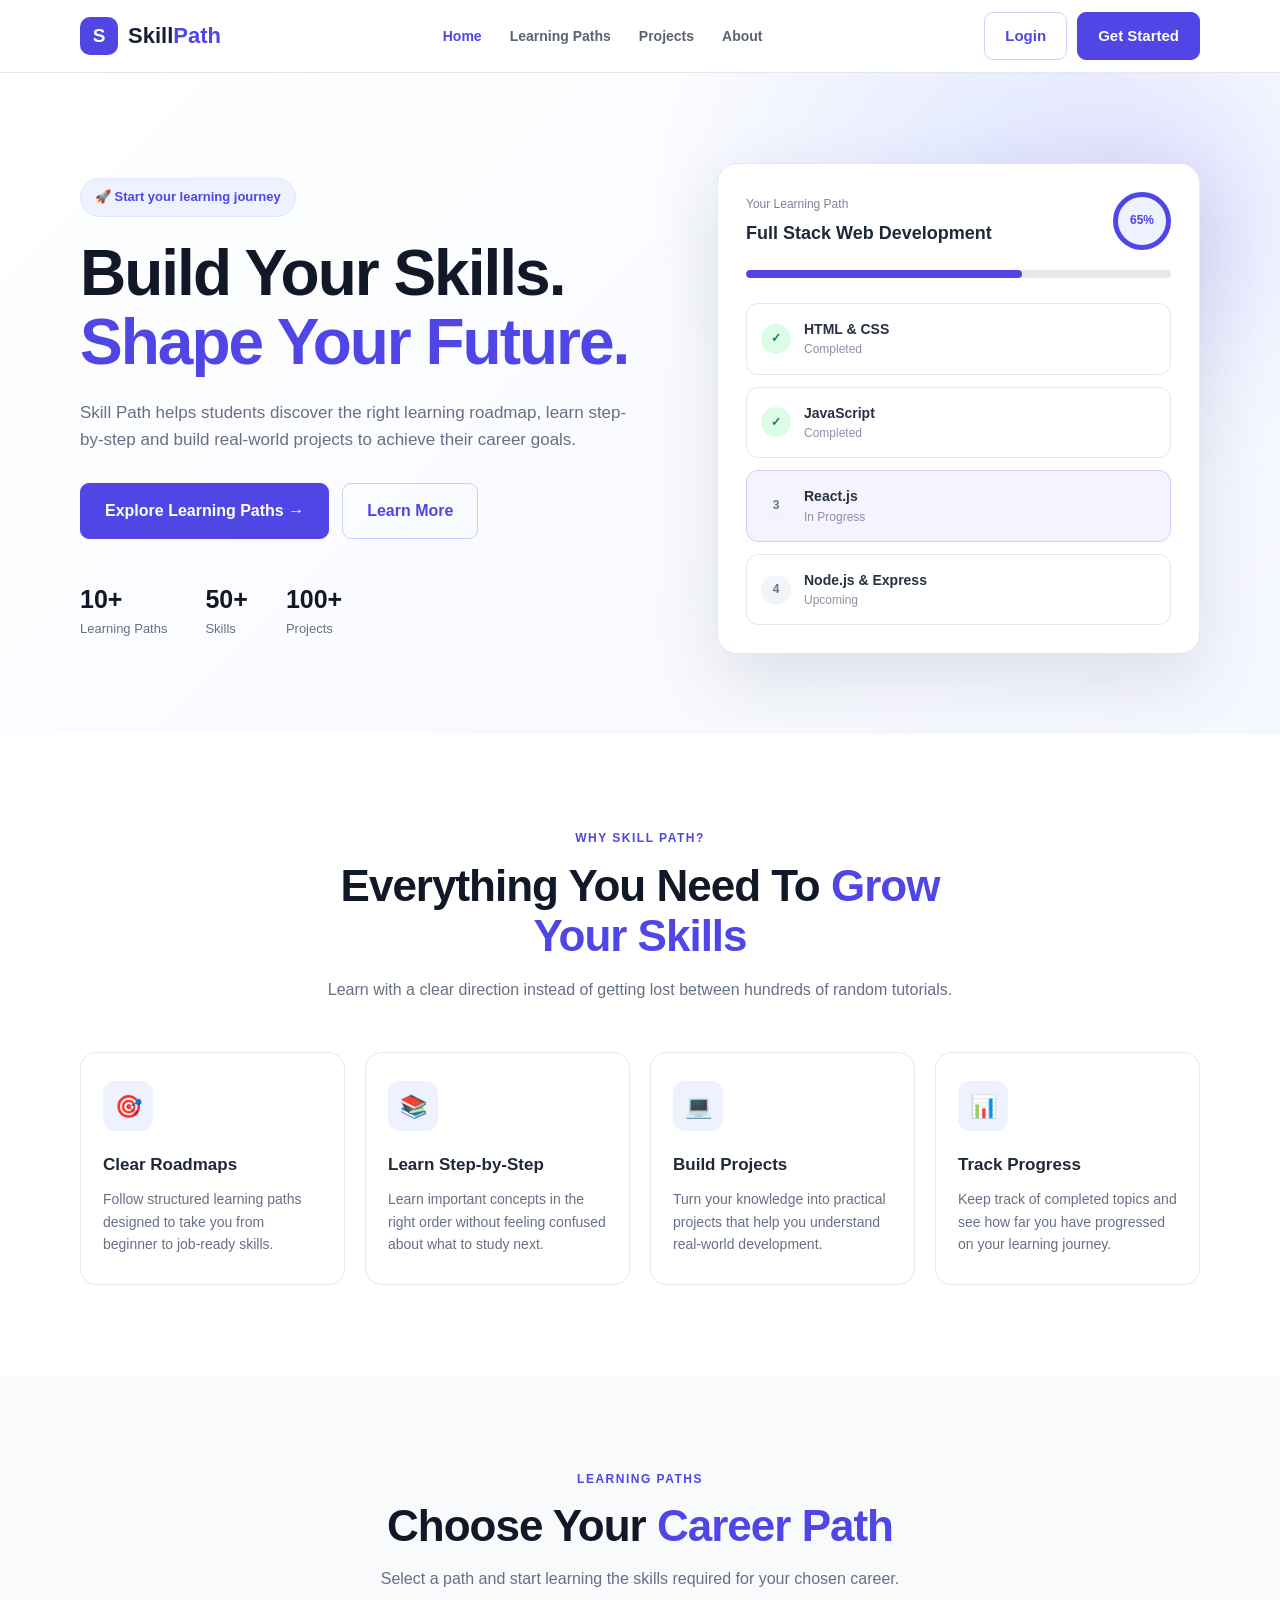
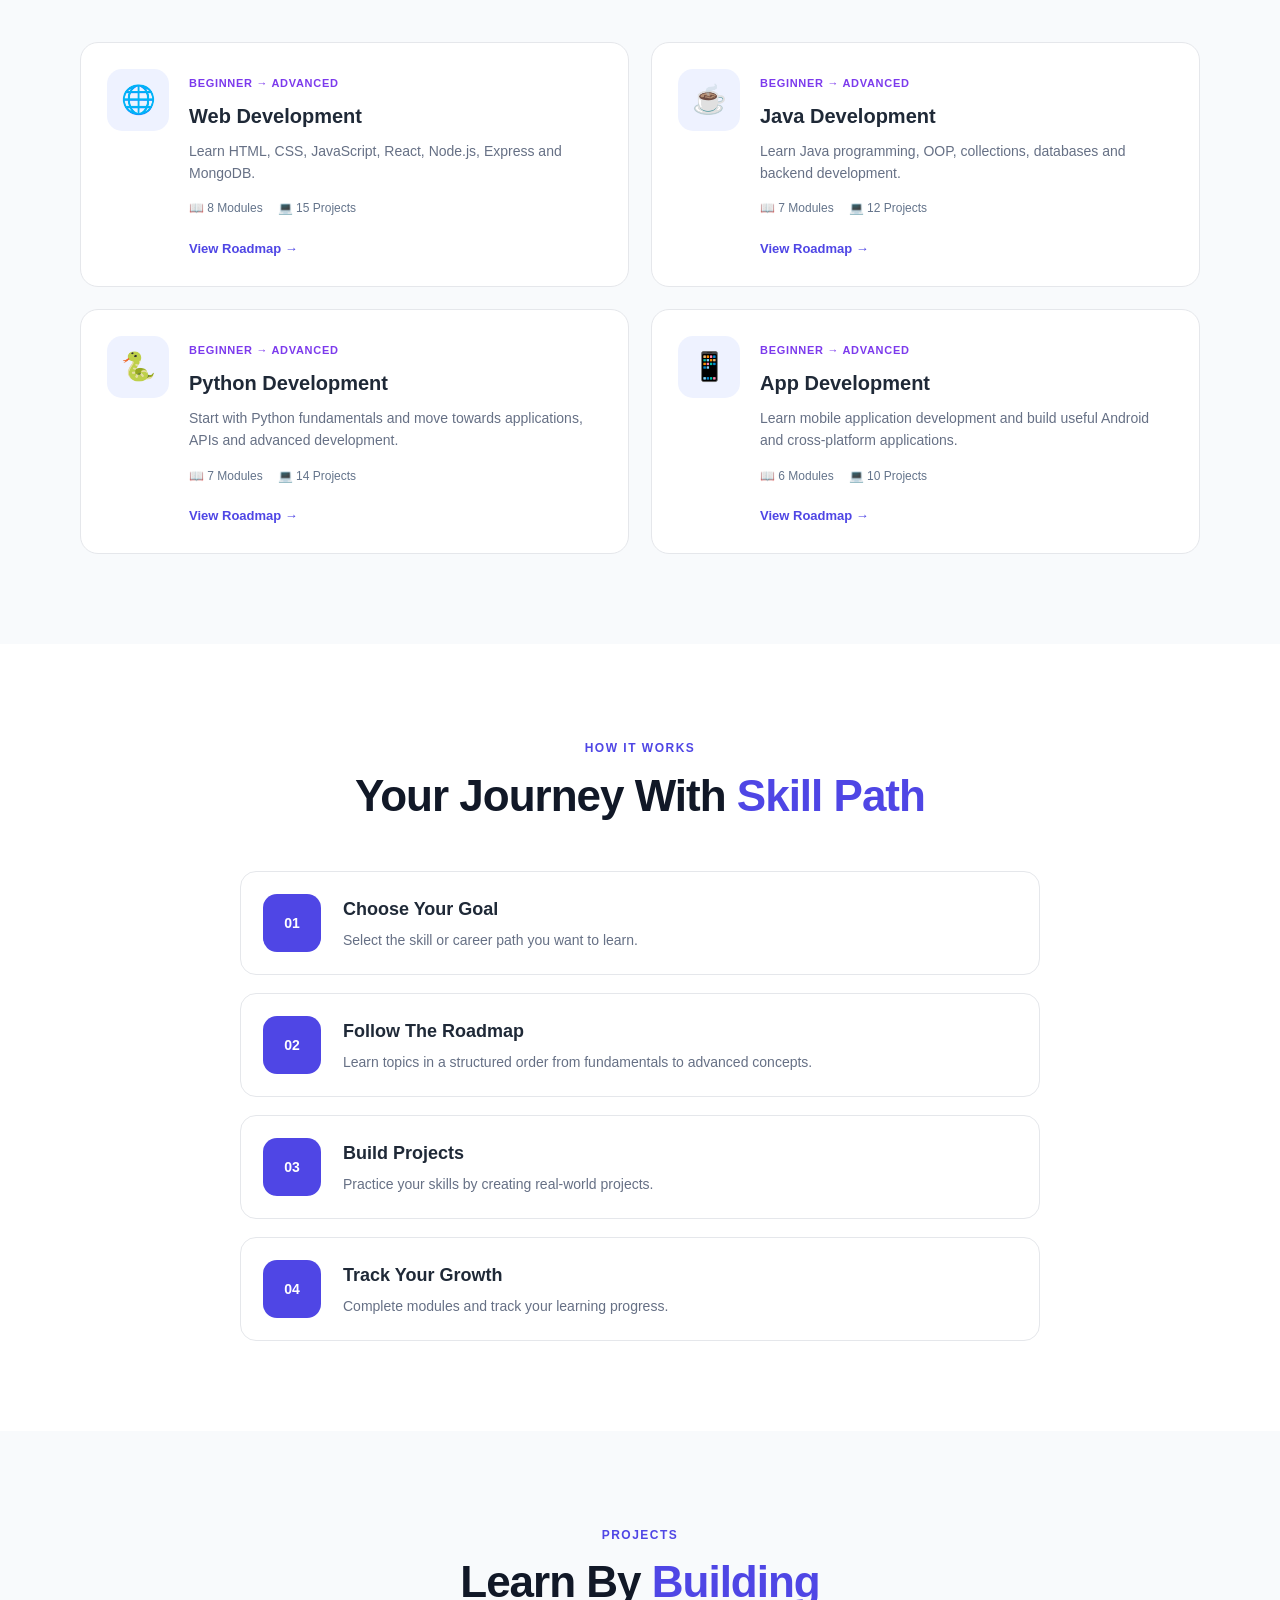
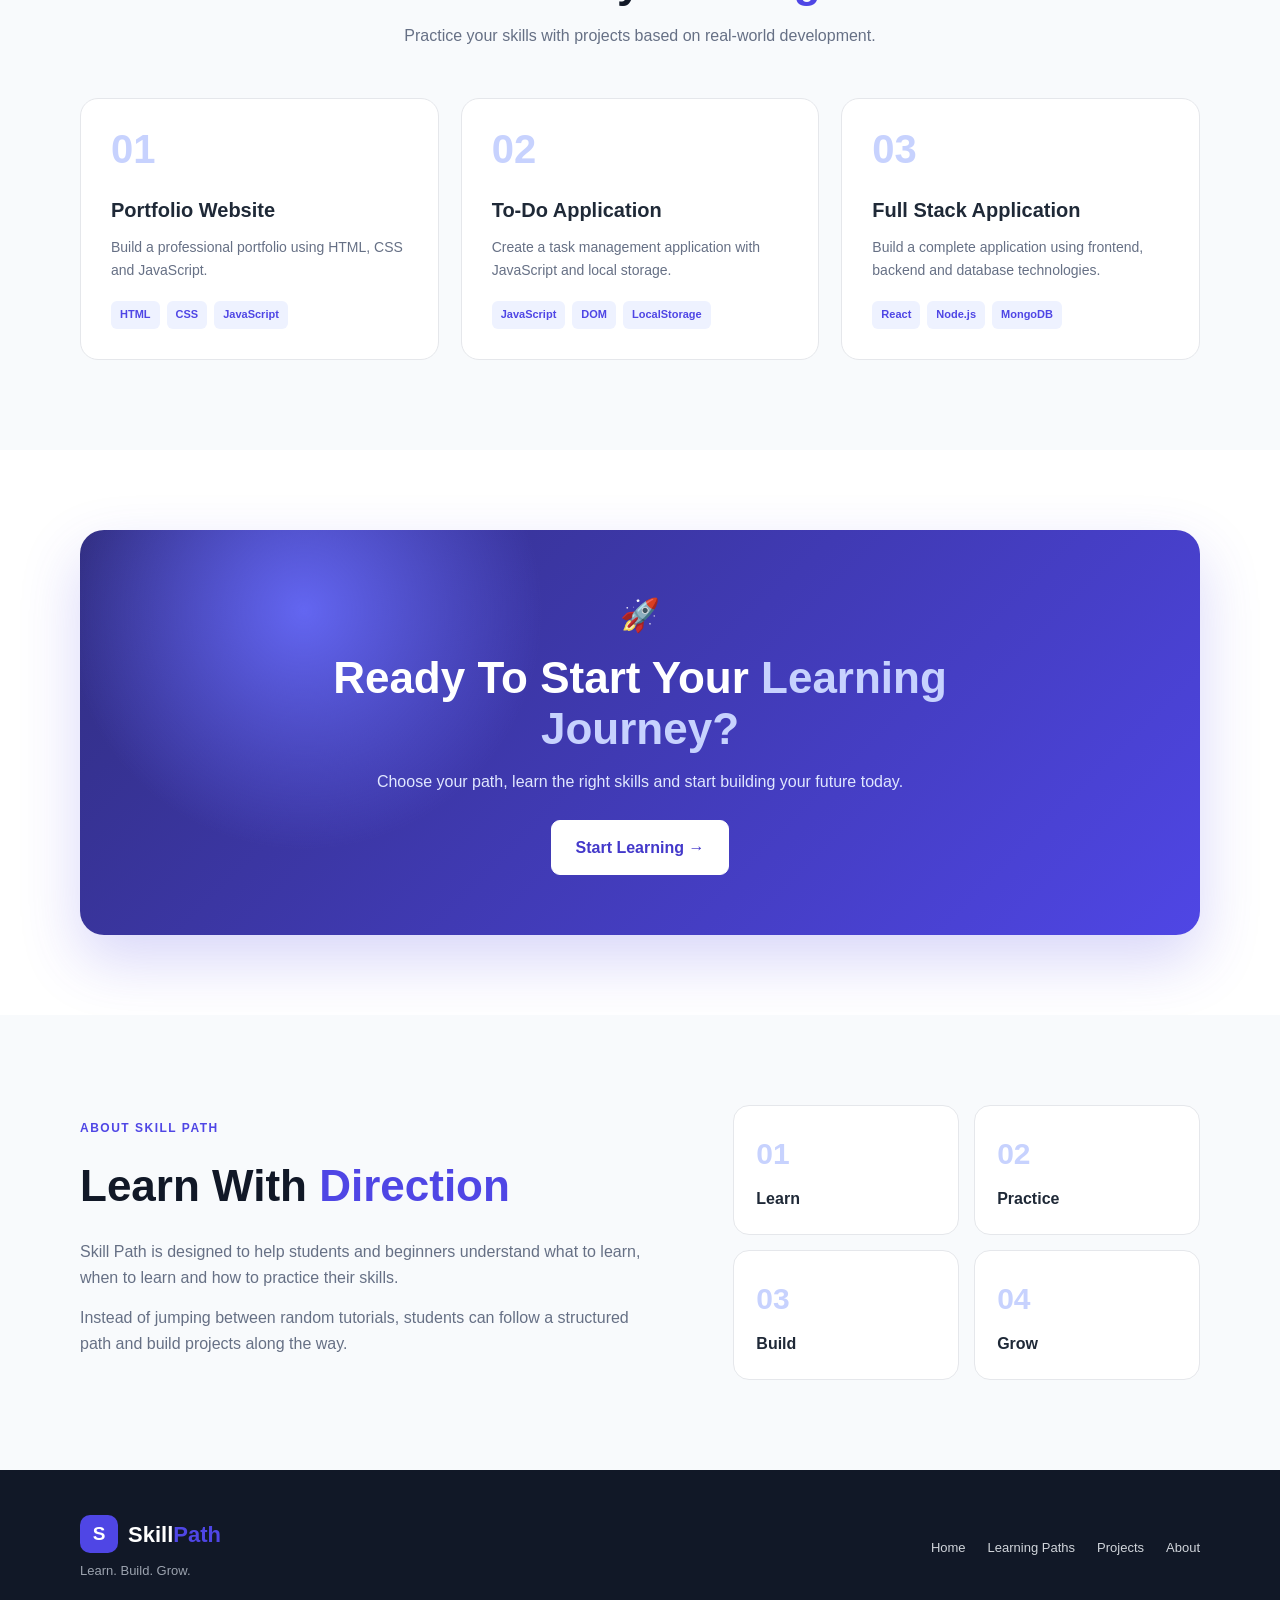
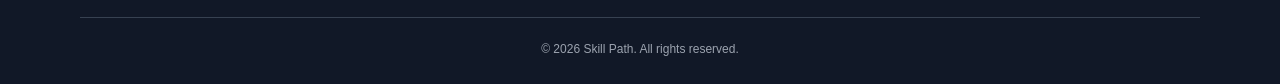
<file: frontend/index.html>
<!DOCTYPE html>
<html lang="en">
<head>
    <meta charset="UTF-8">
    <meta name="viewport" content="width=device-width, initial-scale=1.0">

    <meta name="description"
        content="Skill Path - Build your skills, follow your learning roadmap and track your progress.">

    <title>Skill Path | Learn. Build. Grow.</title>

    <!-- Main CSS -->
    <link rel="stylesheet" href="style.css">
</head>

<body>

    <!-- =========================
         NAVBAR
    ========================== -->
    <header class="navbar">
        <div class="container nav-container">

            <a href="#home" class="logo">
                <span class="logo-icon">S</span>
                <span>Skill<span>Path</span></span>
            </a>

            <nav class="nav-menu">
                <a href="#home" class="nav-link active">Home</a>
                <a href="#paths" class="nav-link">Learning Paths</a>
                <a href="#projects" class="nav-link">Projects</a>
                <a href="#about" class="nav-link">About</a>
            </nav>

            <div class="nav-buttons">
                <a href="login.html" class="btn btn-outline">Login</a>
                <a href="signup.html" class="btn btn-primary">Get Started</a>
            </div>

        </div>
    </header>


    <main>

        <!-- =========================
             HERO SECTION
        ========================== -->
        <section id="home" class="hero">

            <div class="container hero-container">

                <div class="hero-content">

                    <div class="hero-badge">
                        🚀 Start your learning journey
                    </div>

                    <h1>
                        Build Your Skills.
                        <span>Shape Your Future.</span>
                    </h1>

                    <p class="hero-description">
                        Skill Path helps students discover the right learning
                        roadmap, learn step-by-step and build real-world
                        projects to achieve their career goals.
                    </p>

                    <div class="hero-buttons">
                        <a href="#paths" class="btn btn-primary btn-large">
                            Explore Learning Paths →
                        </a>

                        <a href="#about" class="btn btn-outline btn-large">
                            Learn More
                        </a>
                    </div>

                    <div class="hero-stats">

                        <div class="stat">
                            <strong>10+</strong>
                            <span>Learning Paths</span>
                        </div>

                        <div class="stat">
                            <strong>50+</strong>
                            <span>Skills</span>
                        </div>

                        <div class="stat">
                            <strong>100+</strong>
                            <span>Projects</span>
                        </div>

                    </div>

                </div>


                <!-- Hero Learning Card -->
                <div class="hero-card-wrapper">

                    <div class="hero-card">

                        <div class="card-top">
                            <div>
                                <span class="small-label">Your Learning Path</span>
                                <h3>Full Stack Web Development</h3>
                            </div>

                            <div class="progress-circle">
                                65%
                            </div>
                        </div>

                        <div class="progress-bar">
                            <div class="progress-fill"></div>
                        </div>

                        <div class="learning-list">

                            <div class="learning-item completed">
                                <span class="check">✓</span>
                                <div>
                                    <strong>HTML & CSS</strong>
                                    <small>Completed</small>
                                </div>
                            </div>

                            <div class="learning-item completed">
                                <span class="check">✓</span>
                                <div>
                                    <strong>JavaScript</strong>
                                    <small>Completed</small>
                                </div>
                            </div>

                            <div class="learning-item current">
                                <span class="number">3</span>
                                <div>
                                    <strong>React.js</strong>
                                    <small>In Progress</small>
                                </div>
                            </div>

                            <div class="learning-item">
                                <span class="number">4</span>
                                <div>
                                    <strong>Node.js & Express</strong>
                                    <small>Upcoming</small>
                                </div>
                            </div>

                        </div>

                    </div>

                </div>

            </div>

        </section>


        <!-- =========================
             FEATURES SECTION
        ========================== -->
        <section class="features">

            <div class="container">

                <div class="section-heading">
                    <span class="section-label">WHY SKILL PATH?</span>

                    <h2>
                        Everything You Need To
                        <span>Grow Your Skills</span>
                    </h2>

                    <p>
                        Learn with a clear direction instead of getting lost
                        between hundreds of random tutorials.
                    </p>
                </div>


                <div class="feature-grid">

                    <article class="feature-card">
                        <div class="feature-icon">🎯</div>

                        <h3>Clear Roadmaps</h3>

                        <p>
                            Follow structured learning paths designed to take
                            you from beginner to job-ready skills.
                        </p>
                    </article>


                    <article class="feature-card">
                        <div class="feature-icon">📚</div>

                        <h3>Learn Step-by-Step</h3>

                        <p>
                            Learn important concepts in the right order without
                            feeling confused about what to study next.
                        </p>
                    </article>


                    <article class="feature-card">
                        <div class="feature-icon">💻</div>

                        <h3>Build Projects</h3>

                        <p>
                            Turn your knowledge into practical projects that
                            help you understand real-world development.
                        </p>
                    </article>


                    <article class="feature-card">
                        <div class="feature-icon">📊</div>

                        <h3>Track Progress</h3>

                        <p>
                            Keep track of completed topics and see how far you
                            have progressed on your learning journey.
                        </p>
                    </article>

                </div>

            </div>

        </section>


        <!-- =========================
             LEARNING PATHS SECTION
        ========================== -->
        <section id="paths" class="paths-section">

            <div class="container">

                <div class="section-heading">

                    <span class="section-label">LEARNING PATHS</span>

                    <h2>
                        Choose Your
                        <span>Career Path</span>
                    </h2>

                    <p>
                        Select a path and start learning the skills required
                        for your chosen career.
                    </p>

                </div>


                <div class="path-grid">

                    <!-- Web Development -->
                    <article class="path-card">

                        <div class="path-icon">🌐</div>

                        <div class="path-content">

                            <span class="path-level">Beginner → Advanced</span>

                            <h3>Web Development</h3>

                            <p>
                                Learn HTML, CSS, JavaScript, React, Node.js,
                                Express and MongoDB.
                            </p>

                            <div class="path-info">
                                <span>📖 8 Modules</span>
                                <span>💻 15 Projects</span>
                            </div>

                            <a href="#" class="path-link">
                                View Roadmap →
                            </a>

                        </div>

                    </article>


                    <!-- Java Development -->
                    <article class="path-card">

                        <div class="path-icon">☕</div>

                        <div class="path-content">

                            <span class="path-level">Beginner → Advanced</span>

                            <h3>Java Development</h3>

                            <p>
                                Learn Java programming, OOP, collections,
                                databases and backend development.
                            </p>

                            <div class="path-info">
                                <span>📖 7 Modules</span>
                                <span>💻 12 Projects</span>
                            </div>

                            <a href="#" class="path-link">
                                View Roadmap →
                            </a>

                        </div>

                    </article>


                    <!-- Python -->
                    <article class="path-card">

                        <div class="path-icon">🐍</div>

                        <div class="path-content">

                            <span class="path-level">Beginner → Advanced</span>

                            <h3>Python Development</h3>

                            <p>
                                Start with Python fundamentals and move towards
                                applications, APIs and advanced development.
                            </p>

                            <div class="path-info">
                                <span>📖 7 Modules</span>
                                <span>💻 14 Projects</span>
                            </div>

                            <a href="#" class="path-link">
                                View Roadmap →
                            </a>

                        </div>

                    </article>


                    <!-- App Development -->
                    <article class="path-card">

                        <div class="path-icon">📱</div>

                        <div class="path-content">

                            <span class="path-level">Beginner → Advanced</span>

                            <h3>App Development</h3>

                            <p>
                                Learn mobile application development and build
                                useful Android and cross-platform applications.
                            </p>

                            <div class="path-info">
                                <span>📖 6 Modules</span>
                                <span>💻 10 Projects</span>
                            </div>

                            <a href="#" class="path-link">
                                View Roadmap →
                            </a>

                        </div>

                    </article>

                </div>

            </div>

        </section>


        <!-- =========================
             ROADMAP SECTION
        ========================== -->
        <section class="roadmap-section">

            <div class="container">

                <div class="section-heading">

                    <span class="section-label">HOW IT WORKS</span>

                    <h2>
                        Your Journey With
                        <span>Skill Path</span>
                    </h2>

                </div>


                <div class="roadmap">

                    <div class="roadmap-step">

                        <div class="step-number">01</div>

                        <div class="step-content">
                            <h3>Choose Your Goal</h3>
                            <p>
                                Select the skill or career path you want to
                                learn.
                            </p>
                        </div>

                    </div>


                    <div class="roadmap-step">

                        <div class="step-number">02</div>

                        <div class="step-content">
                            <h3>Follow The Roadmap</h3>
                            <p>
                                Learn topics in a structured order from
                                fundamentals to advanced concepts.
                            </p>
                        </div>

                    </div>


                    <div class="roadmap-step">

                        <div class="step-number">03</div>

                        <div class="step-content">
                            <h3>Build Projects</h3>
                            <p>
                                Practice your skills by creating real-world
                                projects.
                            </p>
                        </div>

                    </div>


                    <div class="roadmap-step">

                        <div class="step-number">04</div>

                        <div class="step-content">
                            <h3>Track Your Growth</h3>
                            <p>
                                Complete modules and track your learning
                                progress.
                            </p>
                        </div>

                    </div>

                </div>

            </div>

        </section>


        <!-- =========================
             PROJECTS SECTION
        ========================== -->
        <section id="projects" class="projects-section">

            <div class="container">

                <div class="section-heading">

                    <span class="section-label">PROJECTS</span>

                    <h2>
                        Learn By
                        <span>Building</span>
                    </h2>

                    <p>
                        Practice your skills with projects based on real-world
                        development.
                    </p>

                </div>


                <div class="project-grid">

                    <article class="project-card">

                        <div class="project-number">01</div>

                        <h3>Portfolio Website</h3>

                        <p>
                            Build a professional portfolio using HTML, CSS and
                            JavaScript.
                        </p>

                        <div class="project-tags">
                            <span>HTML</span>
                            <span>CSS</span>
                            <span>JavaScript</span>
                        </div>

                    </article>


                    <article class="project-card">

                        <div class="project-number">02</div>

                        <h3>To-Do Application</h3>

                        <p>
                            Create a task management application with
                            JavaScript and local storage.
                        </p>

                        <div class="project-tags">
                            <span>JavaScript</span>
                            <span>DOM</span>
                            <span>LocalStorage</span>
                        </div>

                    </article>


                    <article class="project-card">

                        <div class="project-number">03</div>

                        <h3>Full Stack Application</h3>

                        <p>
                            Build a complete application using frontend,
                            backend and database technologies.
                        </p>

                        <div class="project-tags">
                            <span>React</span>
                            <span>Node.js</span>
                            <span>MongoDB</span>
                        </div>

                    </article>

                </div>

            </div>

        </section>


        <!-- =========================
             CTA SECTION
        ========================== -->
        <section class="cta-section">

            <div class="container">

                <div class="cta-box">

                    <span class="cta-icon">🚀</span>

                    <h2>
                        Ready To Start Your
                        <span>Learning Journey?</span>
                    </h2>

                    <p>
                        Choose your path, learn the right skills and start
                        building your future today.
                    </p>

                    <a href="#paths" class="btn btn-primary btn-large">
                        Start Learning →
                    </a>

                </div>

            </div>

        </section>


        <!-- =========================
             ABOUT SECTION
        ========================== -->
        <section id="about" class="about-section">

            <div class="container about-container">

                <div class="about-content">

                    <span class="section-label">ABOUT SKILL PATH</span>

                    <h2>
                        Learn With
                        <span>Direction</span>
                    </h2>

                    <p>
                        Skill Path is designed to help students and beginners
                        understand what to learn, when to learn and how to
                        practice their skills.
                    </p>

                    <p>
                        Instead of jumping between random tutorials, students
                        can follow a structured path and build projects along
                        the way.
                    </p>

                </div>

                <div class="about-highlight">

                    <div class="highlight-item">
                        <strong>01</strong>
                        <span>Learn</span>
                    </div>

                    <div class="highlight-item">
                        <strong>02</strong>
                        <span>Practice</span>
                    </div>

                    <div class="highlight-item">
                        <strong>03</strong>
                        <span>Build</span>
                    </div>

                    <div class="highlight-item">
                        <strong>04</strong>
                        <span>Grow</span>
                    </div>

                </div>

            </div>

        </section>

    </main>


    <!-- =========================
         FOOTER
    ========================== -->
    <footer class="footer">

        <div class="container footer-container">

            <div class="footer-brand">

                <a href="#home" class="logo">
                    <span class="logo-icon">S</span>
                    <span>Skill<span>Path</span></span>
                </a>

                <p>
                    Learn. Build. Grow.
                </p>

            </div>


            <div class="footer-links">

                <a href="#home">Home</a>
                <a href="#paths">Learning Paths</a>
                <a href="#projects">Projects</a>
                <a href="#about">About</a>

            </div>


            <div class="footer-bottom">

                <p>
                    © 2026 Skill Path. All rights reserved.
                </p>

            </div>

        </div>

    </footer>


    <!-- Main JavaScript -->
    <script src="script.js"></script>

</body>
</html>
</file>
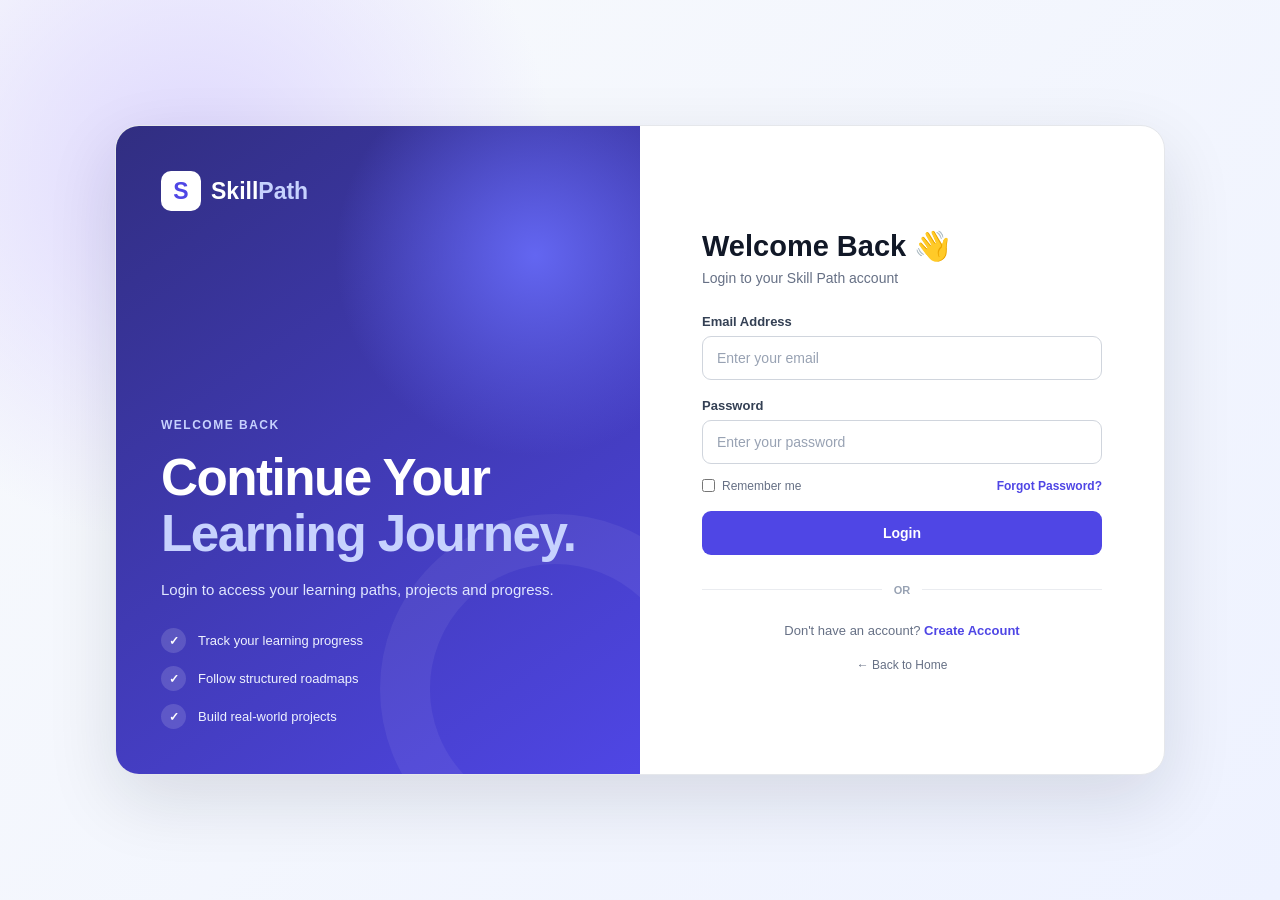
<file: frontend/login.html>
<!DOCTYPE html>
<html lang="en">
<head>
    <meta charset="UTF-8">
    <meta name="viewport" content="width=device-width, initial-scale=1.0">

    <meta name="description"
        content="Login to your Skill Path account.">

    <title>Login | Skill Path</title>

    <link rel="stylesheet" href="auth.css">
</head>

<body>

    <main class="auth-page">

        <div class="auth-container">

            <!-- Left Side -->
            <section class="auth-info">

                <a href="index.html" class="auth-logo">
                    <span class="logo-icon">S</span>
                    <span>Skill<span>Path</span></span>
                </a>

                <div class="auth-info-content">

                    <span class="auth-label">
                        WELCOME BACK
                    </span>

                    <h1>
                        Continue Your
                        <span>Learning Journey.</span>
                    </h1>

                    <p>
                        Login to access your learning paths,
                        projects and progress.
                    </p>

                    <div class="auth-points">

                        <div class="auth-point">
                            <span>✓</span>
                            <p>Track your learning progress</p>
                        </div>

                        <div class="auth-point">
                            <span>✓</span>
                            <p>Follow structured roadmaps</p>
                        </div>

                        <div class="auth-point">
                            <span>✓</span>
                            <p>Build real-world projects</p>
                        </div>

                    </div>

                </div>

            </section>


            <!-- Right Side -->
            <section class="auth-form-section">

                <div class="auth-form-box">

                    <div class="form-heading">

                        <h2>Welcome Back 👋</h2>

                        <p>
                            Login to your Skill Path account
                        </p>

                    </div>


                    <form id="loginForm">

                        <div class="form-group">

                            <label for="email">
                                Email Address
                            </label>

                            <input
                                type="email"
                                id="email"
                                name="email"
                                placeholder="Enter your email"
                                required
                            >

                        </div>


                        <div class="form-group">

                            <label for="password">
                                Password
                            </label>

                            <input
                                type="password"
                                id="password"
                                name="password"
                                placeholder="Enter your password"
                                required
                            >

                        </div>


                        <div class="form-options">

                            <label class="remember-me">
                                <input
                                    type="checkbox"
                                    id="remember"
                                >
                                Remember me
                            </label>

                            <a href="#" id="forgotPassword">
                                Forgot Password?
                            </a>

                        </div>


                        <button
                            type="submit"
                            class="auth-button"
                        >
                            Login
                        </button>

                    </form>


                    <div class="auth-divider">
                        <span>OR</span>
                    </div>


                    <p class="switch-auth">

                        Don't have an account?

                        <a href="signup.html">
                            Create Account
                        </a>

                    </p>


                    <a
                        href="index.html"
                        class="back-home"
                    >
                        ← Back to Home
                    </a>

                </div>

            </section>

        </div>

    </main>


    <script>

        const loginForm =
            document.getElementById("loginForm");

        loginForm.addEventListener("submit", function(event) {

            event.preventDefault();

            const email =
                document.getElementById("email").value;

            const password =
                document.getElementById("password").value;

            if (!email || !password) {
                alert("Please fill all fields.");
                return;
            }

            alert(
                "Login system will be connected to the backend soon."
            );

        });


        const forgotPassword =
            document.getElementById("forgotPassword");

        forgotPassword.addEventListener("click", function(event) {

            event.preventDefault();

            alert(
                "Password recovery will be added with the backend."
            );

        });

    </script>

</body>
</html>
</file>
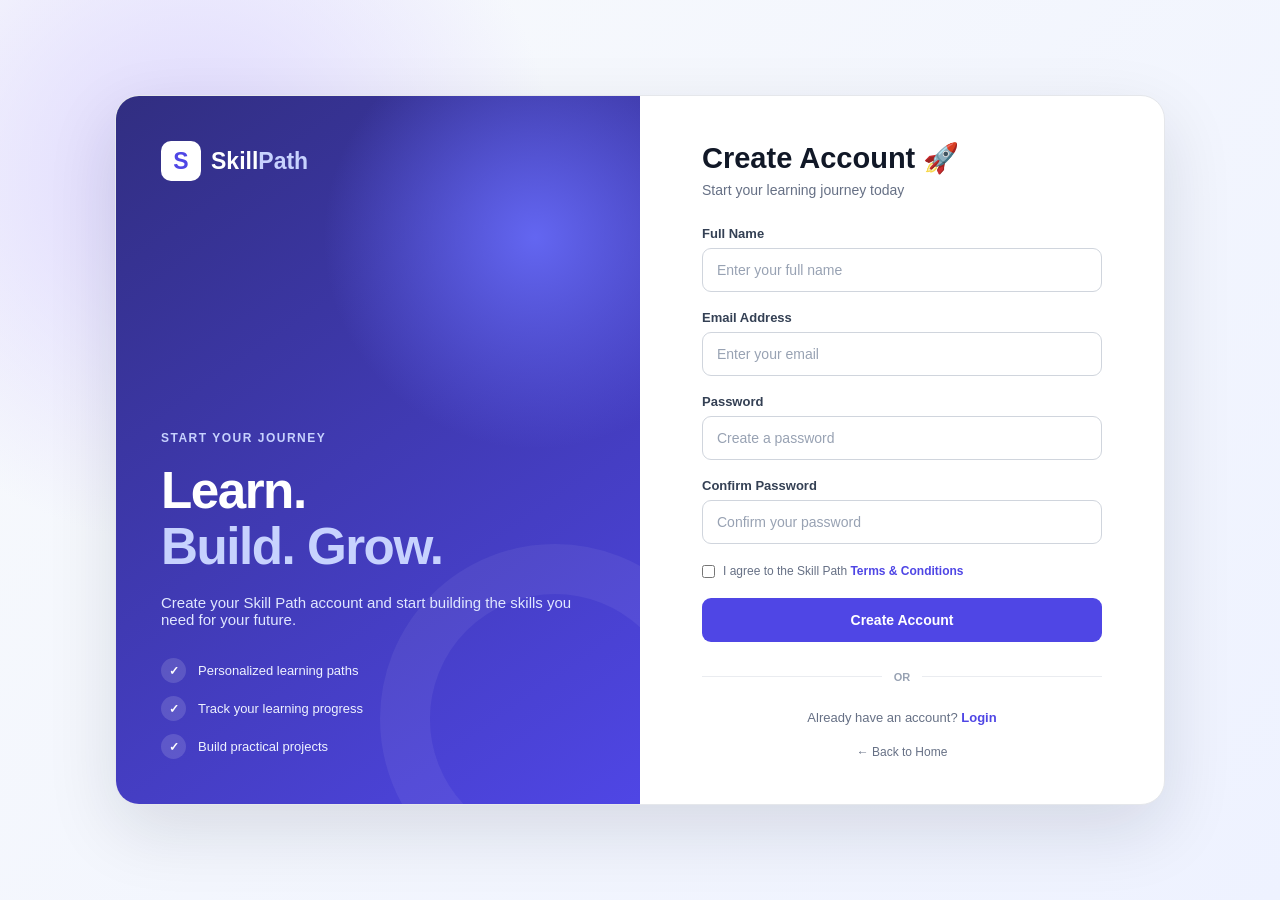
<file: frontend/signup.html>
<!DOCTYPE html>
<html lang="en">
<head>
    <meta charset="UTF-8">
    <meta name="viewport" content="width=device-width, initial-scale=1.0">

    <meta name="description"
        content="Create your Skill Path account.">

    <title>Create Account | Skill Path</title>

    <link rel="stylesheet" href="auth.css">
</head>

<body>

    <main class="auth-page">

        <div class="auth-container">

            <!-- Left Side -->
            <section class="auth-info">

                <a href="index.html" class="auth-logo">
                    <span class="logo-icon">S</span>
                    <span>Skill<span>Path</span></span>
                </a>

                <div class="auth-info-content">

                    <span class="auth-label">
                        START YOUR JOURNEY
                    </span>

                    <h1>
                        Learn.
                        <span>Build. Grow.</span>
                    </h1>

                    <p>
                        Create your Skill Path account and start
                        building the skills you need for your future.
                    </p>

                    <div class="auth-points">

                        <div class="auth-point">
                            <span>✓</span>
                            <p>Personalized learning paths</p>
                        </div>

                        <div class="auth-point">
                            <span>✓</span>
                            <p>Track your learning progress</p>
                        </div>

                        <div class="auth-point">
                            <span>✓</span>
                            <p>Build practical projects</p>
                        </div>

                    </div>

                </div>

            </section>


            <!-- Right Side -->
            <section class="auth-form-section">

                <div class="auth-form-box">

                    <div class="form-heading">

                        <h2>Create Account 🚀</h2>

                        <p>
                            Start your learning journey today
                        </p>

                    </div>


                    <form id="signupForm">

                        <div class="form-group">

                            <label for="name">
                                Full Name
                            </label>

                            <input
                                type="text"
                                id="name"
                                name="name"
                                placeholder="Enter your full name"
                                required
                            >

                        </div>


                        <div class="form-group">

                            <label for="email">
                                Email Address
                            </label>

                            <input
                                type="email"
                                id="email"
                                name="email"
                                placeholder="Enter your email"
                                required
                            >

                        </div>


                        <div class="form-group">

                            <label for="password">
                                Password
                            </label>

                            <input
                                type="password"
                                id="password"
                                name="password"
                                placeholder="Create a password"
                                minlength="6"
                                required
                            >

                        </div>


                        <div class="form-group">

                            <label for="confirmPassword">
                                Confirm Password
                            </label>

                            <input
                                type="password"
                                id="confirmPassword"
                                name="confirmPassword"
                                placeholder="Confirm your password"
                                minlength="6"
                                required
                            >

                        </div>


                        <label class="terms">

                            <input
                                type="checkbox"
                                id="terms"
                                required
                            >

                            <span>
                                I agree to the Skill Path
                                <a href="#">Terms & Conditions</a>
                            </span>

                        </label>


                        <button
                            type="submit"
                            class="auth-button"
                        >
                            Create Account
                        </button>

                    </form>


                    <div class="auth-divider">
                        <span>OR</span>
                    </div>


                    <p class="switch-auth">

                        Already have an account?

                        <a href="login.html">
                            Login
                        </a>

                    </p>


                    <a
                        href="index.html"
                        class="back-home"
                    >
                        ← Back to Home
                    </a>

                </div>

            </section>

        </div>

    </main>


    <script>

        const signupForm =
            document.getElementById("signupForm");

        signupForm.addEventListener("submit", function(event) {

            event.preventDefault();

            const name =
                document.getElementById("name").value.trim();

            const email =
                document.getElementById("email").value.trim();

            const password =
                document.getElementById("password").value;

            const confirmPassword =
                document.getElementById("confirmPassword").value;

            if (
                !name ||
                !email ||
                !password ||
                !confirmPassword
            ) {
                alert("Please fill all fields.");
                return;
            }

            if (password !== confirmPassword) {

                alert(
                    "Password and Confirm Password do not match."
                );

                return;
            }

            alert(
                "Account creation will be connected to the backend soon."
            );

        });

    </script>

</body>
</html>
</file>
<file: frontend/style.css>
/* =========================================
   SKILL PATH - MAIN STYLESHEET
========================================= */


/* =========================================
   1. RESET & GLOBAL STYLES
========================================= */

* {
    margin: 0;
    padding: 0;
    box-sizing: border-box;
}

html {
    scroll-behavior: smooth;
}

body {
    font-family: Arial, Helvetica, sans-serif;
    background: #f8fafc;
    color: #172033;
    line-height: 1.6;
}

a {
    text-decoration: none;
    color: inherit;
}

button,
input {
    font-family: inherit;
}

.container {
    width: min(1120px, 92%);
    margin: 0 auto;
}


/* =========================================
   2. COMMON BUTTONS
========================================= */

.btn {
    display: inline-flex;
    align-items: center;
    justify-content: center;
    gap: 8px;
    padding: 11px 20px;
    border-radius: 9px;
    font-size: 15px;
    font-weight: 700;
    transition: 0.25s ease;
    cursor: pointer;
}

.btn-primary {
    background: #4f46e5;
    color: #ffffff;
    border: 1px solid #4f46e5;
}

.btn-primary:hover {
    background: #4338ca;
    border-color: #4338ca;
    transform: translateY(-2px);
}

.btn-outline {
    background: transparent;
    color: #4f46e5;
    border: 1px solid #c7d2fe;
}

.btn-outline:hover {
    background: #eef2ff;
    transform: translateY(-2px);
}

.btn-large {
    padding: 14px 24px;
    font-size: 16px;
}


/* =========================================
   3. NAVBAR
========================================= */

.navbar {
    position: sticky;
    top: 0;
    z-index: 1000;
    background: rgba(255, 255, 255, 0.96);
    border-bottom: 1px solid #e5e7eb;
    backdrop-filter: blur(10px);
}

.nav-container {
    min-height: 72px;
    display: flex;
    align-items: center;
    justify-content: space-between;
    gap: 25px;
}

.logo {
    display: flex;
    align-items: center;
    gap: 10px;
    font-size: 22px;
    font-weight: 800;
    color: #172033;
}

.logo > span:last-child > span {
    color: #4f46e5;
}

.logo-icon {
    width: 38px;
    height: 38px;
    display: grid;
    place-items: center;
    border-radius: 10px;
    background: #4f46e5;
    color: #ffffff;
    font-weight: 800;
    font-size: 19px;
}

.nav-menu {
    display: flex;
    align-items: center;
    gap: 28px;
}

.nav-link {
    position: relative;
    color: #5b6475;
    font-size: 14px;
    font-weight: 600;
    transition: 0.25s ease;
}

.nav-link:hover,
.nav-link.active {
    color: #4f46e5;
}

.nav-buttons {
    display: flex;
    align-items: center;
    gap: 10px;
}


/* =========================================
   4. HERO SECTION
========================================= */

.hero {
    padding: 90px 0 80px;
    background:
        radial-gradient(circle at 80% 20%, #e0e7ff 0, transparent 32%),
        linear-gradient(135deg, #ffffff 0%, #f5f7ff 100%);
    overflow: hidden;
}

.hero-container {
    display: grid;
    grid-template-columns: 1.08fr 0.92fr;
    align-items: center;
    gap: 70px;
}

.hero-content {
    max-width: 650px;
}

.hero-badge {
    display: inline-flex;
    padding: 8px 14px;
    margin-bottom: 22px;
    border-radius: 50px;
    background: #eef2ff;
    color: #4f46e5;
    border: 1px solid #dbeafe;
    font-size: 13px;
    font-weight: 700;
}

.hero h1 {
    max-width: 650px;
    margin-bottom: 22px;
    font-size: clamp(42px, 5vw, 68px);
    line-height: 1.08;
    letter-spacing: -2px;
    color: #111827;
}

.hero h1 span {
    display: block;
    color: #4f46e5;
}

.hero-description {
    max-width: 600px;
    margin-bottom: 30px;
    color: #667085;
    font-size: 17px;
}

.hero-buttons {
    display: flex;
    flex-wrap: wrap;
    gap: 13px;
    margin-bottom: 40px;
}

.hero-stats {
    display: flex;
    flex-wrap: wrap;
    gap: 38px;
}

.stat {
    display: flex;
    flex-direction: column;
}

.stat strong {
    color: #111827;
    font-size: 25px;
}

.stat span {
    color: #667085;
    font-size: 13px;
}


/* =========================================
   5. HERO LEARNING CARD
========================================= */

.hero-card-wrapper {
    position: relative;
}

.hero-card-wrapper::before {
    content: "";
    position: absolute;
    width: 230px;
    height: 230px;
    top: -50px;
    right: -50px;
    border-radius: 50%;
    background: #ddd6fe;
    filter: blur(55px);
    opacity: 0.7;
}

.hero-card {
    position: relative;
    padding: 28px;
    background: #ffffff;
    border: 1px solid #e5e7eb;
    border-radius: 20px;
    box-shadow: 0 25px 70px rgba(30, 41, 59, 0.12);
}

.card-top {
    display: flex;
    align-items: center;
    justify-content: space-between;
    gap: 20px;
    margin-bottom: 20px;
}

.small-label {
    display: block;
    margin-bottom: 5px;
    color: #7b8495;
    font-size: 12px;
}

.card-top h3 {
    font-size: 18px;
    color: #1f2937;
}

.progress-circle {
    width: 58px;
    height: 58px;
    flex-shrink: 0;
    display: grid;
    place-items: center;
    border-radius: 50%;
    background: #eef2ff;
    border: 5px solid #4f46e5;
    color: #4f46e5;
    font-size: 12px;
    font-weight: 800;
}

.progress-bar {
    width: 100%;
    height: 8px;
    margin-bottom: 25px;
    overflow: hidden;
    border-radius: 20px;
    background: #e5e7eb;
}

.progress-fill {
    width: 65%;
    height: 100%;
    border-radius: inherit;
    background: #4f46e5;
}

.learning-list {
    display: flex;
    flex-direction: column;
    gap: 12px;
}

.learning-item {
    display: flex;
    align-items: center;
    gap: 13px;
    padding: 14px;
    border: 1px solid #e5e7eb;
    border-radius: 12px;
    background: #ffffff;
}

.learning-item.current {
    background: #f5f3ff;
    border-color: #c7d2fe;
}

.learning-item > div {
    display: flex;
    flex-direction: column;
}

.learning-item strong {
    color: #273142;
    font-size: 14px;
}

.learning-item small {
    color: #8a93a3;
    font-size: 12px;
}

.check,
.number {
    width: 30px;
    height: 30px;
    flex-shrink: 0;
    display: grid;
    place-items: center;
    border-radius: 50%;
    background: #f1f5f9;
    color: #64748b;
    font-size: 12px;
    font-weight: 800;
}

.check {
    background: #dcfce7;
    color: #15803d;
}


/* =========================================
   6. SECTION COMMON STYLES
========================================= */

section {
    scroll-margin-top: 80px;
}

.features,
.paths-section,
.roadmap-section,
.projects-section,
.about-section {
    padding: 90px 0;
}

.section-heading {
    max-width: 700px;
    margin: 0 auto 50px;
    text-align: center;
}

.section-label {
    display: inline-block;
    margin-bottom: 12px;
    color: #4f46e5;
    font-size: 12px;
    font-weight: 800;
    letter-spacing: 1.5px;
}

.section-heading h2 {
    margin-bottom: 15px;
    color: #111827;
    font-size: clamp(30px, 4vw, 44px);
    line-height: 1.15;
    letter-spacing: -1px;
}

.section-heading h2 span {
    color: #4f46e5;
}

.section-heading p {
    color: #667085;
    font-size: 16px;
}


/* =========================================
   7. FEATURES
========================================= */

.features {
    background: #ffffff;
}

.feature-grid {
    display: grid;
    grid-template-columns: repeat(4, 1fr);
    gap: 20px;
}

.feature-card {
    padding: 28px 22px;
    border: 1px solid #e5e7eb;
    border-radius: 16px;
    background: #ffffff;
    transition: 0.25s ease;
}

.feature-card:hover {
    transform: translateY(-6px);
    border-color: #c7d2fe;
    box-shadow: 0 18px 40px rgba(15, 23, 42, 0.08);
}

.feature-icon {
    width: 50px;
    height: 50px;
    display: grid;
    place-items: center;
    margin-bottom: 20px;
    border-radius: 12px;
    background: #eef2ff;
    font-size: 22px;
}

.feature-card h3 {
    margin-bottom: 10px;
    font-size: 17px;
    color: #1f2937;
}

.feature-card p {
    color: #667085;
    font-size: 14px;
}


/* =========================================
   8. LEARNING PATHS
========================================= */

.paths-section {
    background: #f8fafc;
}

.path-grid {
    display: grid;
    grid-template-columns: repeat(2, 1fr);
    gap: 22px;
}

.path-card {
    display: flex;
    gap: 20px;
    padding: 26px;
    border: 1px solid #e5e7eb;
    border-radius: 18px;
    background: #ffffff;
    transition: 0.25s ease;
}

.path-card:hover {
    transform: translateY(-5px);
    box-shadow: 0 18px 45px rgba(15, 23, 42, 0.08);
    border-color: #c7d2fe;
}

.path-icon {
    width: 62px;
    height: 62px;
    flex-shrink: 0;
    display: grid;
    place-items: center;
    border-radius: 15px;
    background: #eef2ff;
    font-size: 28px;
}

.path-content {
    flex: 1;
}

.path-level {
    color: #7c3aed;
    font-size: 11px;
    font-weight: 800;
    text-transform: uppercase;
    letter-spacing: 0.7px;
}

.path-content h3 {
    margin: 5px 0 8px;
    color: #1f2937;
    font-size: 20px;
}

.path-content p {
    margin-bottom: 15px;
    color: #667085;
    font-size: 14px;
}

.path-info {
    display: flex;
    flex-wrap: wrap;
    gap: 15px;
    margin-bottom: 16px;
    color: #64748b;
    font-size: 12px;
}

.path-link {
    color: #4f46e5;
    font-size: 13px;
    font-weight: 800;
}


/* =========================================
   9. ROADMAP
========================================= */

.roadmap-section {
    background: #ffffff;
}

.roadmap {
    max-width: 800px;
    margin: 0 auto;
    display: grid;
    gap: 18px;
}

.roadmap-step {
    display: flex;
    align-items: center;
    gap: 22px;
    padding: 22px;
    border: 1px solid #e5e7eb;
    border-radius: 16px;
    background: #ffffff;
}

.step-number {
    width: 58px;
    height: 58px;
    flex-shrink: 0;
    display: grid;
    place-items: center;
    border-radius: 14px;
    background: #4f46e5;
    color: #ffffff;
    font-size: 14px;
    font-weight: 800;
}

.step-content h3 {
    margin-bottom: 5px;
    color: #1f2937;
    font-size: 18px;
}

.step-content p {
    color: #667085;
    font-size: 14px;
}


/* =========================================
   10. PROJECTS
========================================= */

.projects-section {
    background: #f8fafc;
}

.project-grid {
    display: grid;
    grid-template-columns: repeat(3, 1fr);
    gap: 22px;
}

.project-card {
    position: relative;
    padding: 30px;
    overflow: hidden;
    border: 1px solid #e5e7eb;
    border-radius: 18px;
    background: #ffffff;
    transition: 0.25s ease;
}

.project-card:hover {
    transform: translateY(-5px);
    box-shadow: 0 18px 45px rgba(15, 23, 42, 0.08);
}

.project-number {
    margin-bottom: 25px;
    color: #c7d2fe;
    font-size: 40px;
    line-height: 1;
    font-weight: 900;
}

.project-card h3 {
    margin-bottom: 10px;
    color: #1f2937;
    font-size: 20px;
}

.project-card p {
    margin-bottom: 20px;
    color: #667085;
    font-size: 14px;
}

.project-tags {
    display: flex;
    flex-wrap: wrap;
    gap: 7px;
}

.project-tags span {
    padding: 5px 9px;
    border-radius: 6px;
    background: #eef2ff;
    color: #4f46e5;
    font-size: 11px;
    font-weight: 700;
}


/* =========================================
   11. CTA
========================================= */

.cta-section {
    padding: 80px 0;
    background: #ffffff;
}

.cta-box {
    padding: 60px 30px;
    text-align: center;
    border-radius: 24px;
    background:
        radial-gradient(circle at 20% 20%, #6366f1 0, transparent 25%),
        linear-gradient(135deg, #312e81, #4f46e5);
    color: #ffffff;
    box-shadow: 0 25px 60px rgba(79, 70, 229, 0.22);
}

.cta-icon {
    display: block;
    margin-bottom: 12px;
    font-size: 32px;
}

.cta-box h2 {
    max-width: 650px;
    margin: 0 auto 15px;
    font-size: clamp(30px, 4vw, 44px);
    line-height: 1.15;
}

.cta-box h2 span {
    color: #c7d2fe;
}

.cta-box p {
    max-width: 600px;
    margin: 0 auto 25px;
    color: #e0e7ff;
}

.cta-box .btn-primary {
    background: #ffffff;
    border-color: #ffffff;
    color: #4338ca;
}

.cta-box .btn-primary:hover {
    background: #eef2ff;
}


/* =========================================
   12. ABOUT
========================================= */

.about-section {
    background: #f8fafc;
}

.about-container {
    display: grid;
    grid-template-columns: 1fr 0.8fr;
    gap: 70px;
    align-items: center;
}

.about-content h2 {
    margin-bottom: 18px;
    color: #111827;
    font-size: clamp(30px, 4vw, 44px);
}

.about-content h2 span {
    color: #4f46e5;
}

.about-content p {
    max-width: 600px;
    margin-bottom: 15px;
    color: #667085;
}

.about-highlight {
    display: grid;
    grid-template-columns: repeat(2, 1fr);
    gap: 15px;
}

.highlight-item {
    min-height: 130px;
    display: flex;
    flex-direction: column;
    justify-content: center;
    padding: 22px;
    border: 1px solid #e5e7eb;
    border-radius: 16px;
    background: #ffffff;
}

.highlight-item strong {
    margin-bottom: 8px;
    color: #c7d2fe;
    font-size: 30px;
}

.highlight-item span {
    color: #1f2937;
    font-weight: 800;
}


/* =========================================
   13. FOOTER
========================================= */

.footer {
    padding: 45px 0 25px;
    background: #111827;
    color: #ffffff;
}

.footer-container {
    display: flex;
    flex-wrap: wrap;
    align-items: center;
    justify-content: space-between;
    gap: 25px;
}

.footer .logo {
    color: #ffffff;
}

.footer-brand p {
    margin-top: 8px;
    color: #9ca3af;
    font-size: 13px;
}

.footer-links {
    display: flex;
    flex-wrap: wrap;
    gap: 22px;
}

.footer-links a {
    color: #d1d5db;
    font-size: 13px;
    transition: 0.2s ease;
}

.footer-links a:hover {
    color: #ffffff;
}

.footer-bottom {
    width: 100%;
    padding-top: 22px;
    margin-top: 10px;
    border-top: 1px solid #374151;
}

.footer-bottom p {
    color: #9ca3af;
    font-size: 12px;
    text-align: center;
}


/* =========================================
   14. RESPONSIVE DESIGN - TABLET
========================================= */

@media (max-width: 900px) {

    .nav-menu {
        display: none;
    }

    .hero-container {
        grid-template-columns: 1fr;
        gap: 50px;
    }

    .hero-content {
        max-width: 100%;
        text-align: center;
        margin: 0 auto;
    }

    .hero h1,
    .hero-description {
        margin-left: auto;
        margin-right: auto;
    }

    .hero-buttons,
    .hero-stats {
        justify-content: center;
    }

    .hero-card-wrapper {
        max-width: 600px;
        width: 100%;
        margin: 0 auto;
    }

    .feature-grid {
        grid-template-columns: repeat(2, 1fr);
    }

    .about-container {
        grid-template-columns: 1fr;
        gap: 40px;
    }

    .about-content {
        text-align: center;
    }

    .about-content p {
        margin-left: auto;
        margin-right: auto;
    }

    .project-grid {
        grid-template-columns: 1fr 1fr;
    }
}


/* =========================================
   15. RESPONSIVE DESIGN - MOBILE
========================================= */

@media (max-width: 600px) {

    .navbar {
        position: relative;
    }

    .nav-container {
        min-height: 65px;
    }

    .logo {
        font-size: 19px;
    }

    .logo-icon {
        width: 34px;
        height: 34px;
    }

    .nav-buttons .btn-outline {
        display: none;
    }

    .nav-buttons .btn {
        padding: 9px 13px;
        font-size: 12px;
    }

    .hero {
        padding: 60px 0;
    }

    .hero h1 {
        font-size: 40px;
        letter-spacing: -1.5px;
    }

    .hero-description {
        font-size: 15px;
    }

    .hero-buttons {
        flex-direction: column;
    }

    .hero-buttons .btn {
        width: 100%;
    }

    .hero-stats {
        gap: 25px;
    }

    .hero-card {
        padding: 20px;
    }

    .card-top h3 {
        font-size: 15px;
    }

    .features,
    .paths-section,
    .roadmap-section,
    .projects-section,
    .about-section {
        padding: 65px 0;
    }

    .section-heading {
        margin-bottom: 35px;
    }

    .section-heading h2 {
        font-size: 31px;
    }

    .feature-grid,
    .path-grid,
    .project-grid {
        grid-template-columns: 1fr;
    }

    .path-card {
        flex-direction: column;
    }

    .roadmap-step {
        align-items: flex-start;
    }

    .step-number {
        width: 48px;
        height: 48px;
    }

    .about-highlight {
        grid-template-columns: 1fr 1fr;
    }

    .cta-section {
        padding: 60px 0;
    }

    .cta-box {
        padding: 45px 20px;
    }

    .footer-container {
        flex-direction: column;
        text-align: center;
    }

    .footer-links {
        justify-content: center;
    }
}
</file>
<file: frontend/auth.css>
/* =========================================
   SKILL PATH - AUTHENTICATION PAGES
========================================= */

* {
    margin: 0;
    padding: 0;
    box-sizing: border-box;
}

body {
    font-family: Arial, Helvetica, sans-serif;
    background: #f8fafc;
    color: #172033;
}

a {
    text-decoration: none;
}


/* =========================================
   MAIN PAGE
========================================= */

.auth-page {
    min-height: 100vh;
    display: flex;
    align-items: center;
    justify-content: center;
    padding: 30px;
    background:
        radial-gradient(
            circle at 15% 20%,
            #ddd6fe 0,
            transparent 28%
        ),
        linear-gradient(
            135deg,
            #f8fafc,
            #eef2ff
        );
}

.auth-container {
    width: min(1050px, 100%);
    min-height: 650px;
    display: grid;
    grid-template-columns: 1fr 1fr;
    overflow: hidden;
    border: 1px solid #e5e7eb;
    border-radius: 24px;
    background: #ffffff;
    box-shadow:
        0 25px 70px rgba(15, 23, 42, 0.12);
}


/* =========================================
   LEFT SIDE
========================================= */

.auth-info {
    position: relative;
    padding: 45px;
    display: flex;
    flex-direction: column;
    justify-content: space-between;
    overflow: hidden;
    color: #ffffff;
    background:
        radial-gradient(
            circle at 80% 20%,
            #6366f1 0,
            transparent 30%
        ),
        linear-gradient(
            145deg,
            #312e81,
            #4f46e5
        );
}

.auth-info::after {
    content: "";
    position: absolute;
    width: 250px;
    height: 250px;
    right: -90px;
    bottom: -90px;
    border-radius: 50%;
    border: 50px solid rgba(255, 255, 255, 0.06);
}

.auth-logo {
    position: relative;
    z-index: 2;
    display: flex;
    align-items: center;
    gap: 10px;
    color: #ffffff;
    font-size: 23px;
    font-weight: 800;
}

.auth-logo > span:last-child > span {
    color: #c7d2fe;
}

.logo-icon {
    width: 40px;
    height: 40px;
    display: grid;
    place-items: center;
    border-radius: 10px;
    background: #ffffff;
    color: #4f46e5;
    font-weight: 900;
}

.auth-info-content {
    position: relative;
    z-index: 2;
    max-width: 430px;
}

.auth-label {
    display: inline-block;
    margin-bottom: 18px;
    color: #c7d2fe;
    font-size: 12px;
    font-weight: 800;
    letter-spacing: 1.5px;
}

.auth-info h1 {
    margin-bottom: 20px;
    font-size: clamp(38px, 4vw, 55px);
    line-height: 1.08;
    letter-spacing: -1.5px;
}

.auth-info h1 span {
    display: block;
    color: #c7d2fe;
}

.auth-info-content > p {
    margin-bottom: 30px;
    color: #e0e7ff;
    font-size: 15px;
}

.auth-points {
    display: flex;
    flex-direction: column;
    gap: 13px;
}

.auth-point {
    display: flex;
    align-items: center;
    gap: 12px;
}

.auth-point > span {
    width: 25px;
    height: 25px;
    display: grid;
    place-items: center;
    border-radius: 50%;
    background: rgba(255, 255, 255, 0.14);
    color: #ffffff;
    font-size: 12px;
    font-weight: 800;
}

.auth-point p {
    color: #eef2ff;
    font-size: 13px;
}


/* =========================================
   RIGHT SIDE
========================================= */

.auth-form-section {
    display: flex;
    align-items: center;
    justify-content: center;
    padding: 45px;
}

.auth-form-box {
    width: min(400px, 100%);
}

.form-heading {
    margin-bottom: 28px;
}

.form-heading h2 {
    margin-bottom: 7px;
    color: #111827;
    font-size: 29px;
}

.form-heading p {
    color: #667085;
    font-size: 14px;
}


/* =========================================
   FORM
========================================= */

form {
    display: flex;
    flex-direction: column;
    gap: 18px;
}

.form-group {
    display: flex;
    flex-direction: column;
    gap: 7px;
}

.form-group label {
    color: #344054;
    font-size: 13px;
    font-weight: 700;
}

.form-group input {
    width: 100%;
    padding: 13px 14px;
    outline: none;
    border: 1px solid #d0d5dd;
    border-radius: 9px;
    background: #ffffff;
    color: #172033;
    font-size: 14px;
    transition: 0.2s ease;
}

.form-group input::placeholder {
    color: #98a2b3;
}

.form-group input:focus {
    border-color: #6366f1;
    box-shadow:
        0 0 0 3px rgba(99, 102, 241, 0.12);
}


/* =========================================
   FORM OPTIONS
========================================= */

.form-options {
    display: flex;
    align-items: center;
    justify-content: space-between;
    gap: 10px;
    margin-top: -3px;
}

.remember-me {
    display: flex;
    align-items: center;
    gap: 7px;
    color: #667085;
    font-size: 12px;
}

.remember-me input {
    accent-color: #4f46e5;
}

.form-options a {
    color: #4f46e5;
    font-size: 12px;
    font-weight: 700;
}


/* =========================================
   TERMS
========================================= */

.terms {
    display: flex;
    align-items: flex-start;
    gap: 8px;
    color: #667085;
    font-size: 12px;
    line-height: 1.5;
}

.terms input {
    margin-top: 3px;
    accent-color: #4f46e5;
}

.terms a {
    color: #4f46e5;
    font-weight: 700;
}


/* =========================================
   AUTH BUTTON
========================================= */

.auth-button {
    width: 100%;
    padding: 14px;
    border: 0;
    border-radius: 9px;
    background: #4f46e5;
    color: #ffffff;
    font-size: 14px;
    font-weight: 800;
    cursor: pointer;
    transition: 0.25s ease;
}

.auth-button:hover {
    background: #4338ca;
    transform: translateY(-2px);
}


/* =========================================
   DIVIDER
========================================= */

.auth-divider {
    position: relative;
    margin: 25px 0;
    text-align: center;
}

.auth-divider::before {
    content: "";
    position: absolute;
    top: 50%;
    left: 0;
    width: 100%;
    height: 1px;
    background: #eaecf0;
}

.auth-divider span {
    position: relative;
    padding: 0 12px;
    background: #ffffff;
    color: #98a2b3;
    font-size: 11px;
    font-weight: 700;
}


/* =========================================
   SWITCH AUTH
========================================= */

.switch-auth {
    text-align: center;
    color: #667085;
    font-size: 13px;
}

.switch-auth a {
    color: #4f46e5;
    font-weight: 800;
}

.back-home {
    display: block;
    margin-top: 20px;
    text-align: center;
    color: #667085;
    font-size: 12px;
    transition: 0.2s ease;
}

.back-home:hover {
    color: #4f46e5;
}


/* =========================================
   MOBILE
========================================= */

@media (max-width: 800px) {

    .auth-page {
        padding: 15px;
    }

    .auth-container {
        grid-template-columns: 1fr;
    }

    .auth-info {
        min-height: 330px;
        padding: 30px;
    }

    .auth-info h1 {
        font-size: 38px;
    }

    .auth-form-section {
        padding: 35px 25px;
    }
}


@media (max-width: 500px) {

    .auth-page {
        padding: 0;
    }

    .auth-container {
        min-height: 100vh;
        border: 0;
        border-radius: 0;
    }

    .auth-info {
        min-height: 300px;
        padding: 25px;
    }

    .auth-form-section {
        padding: 30px 20px;
    }

    .auth-info-content > p {
        font-size: 14px;
    }
}
</file>
